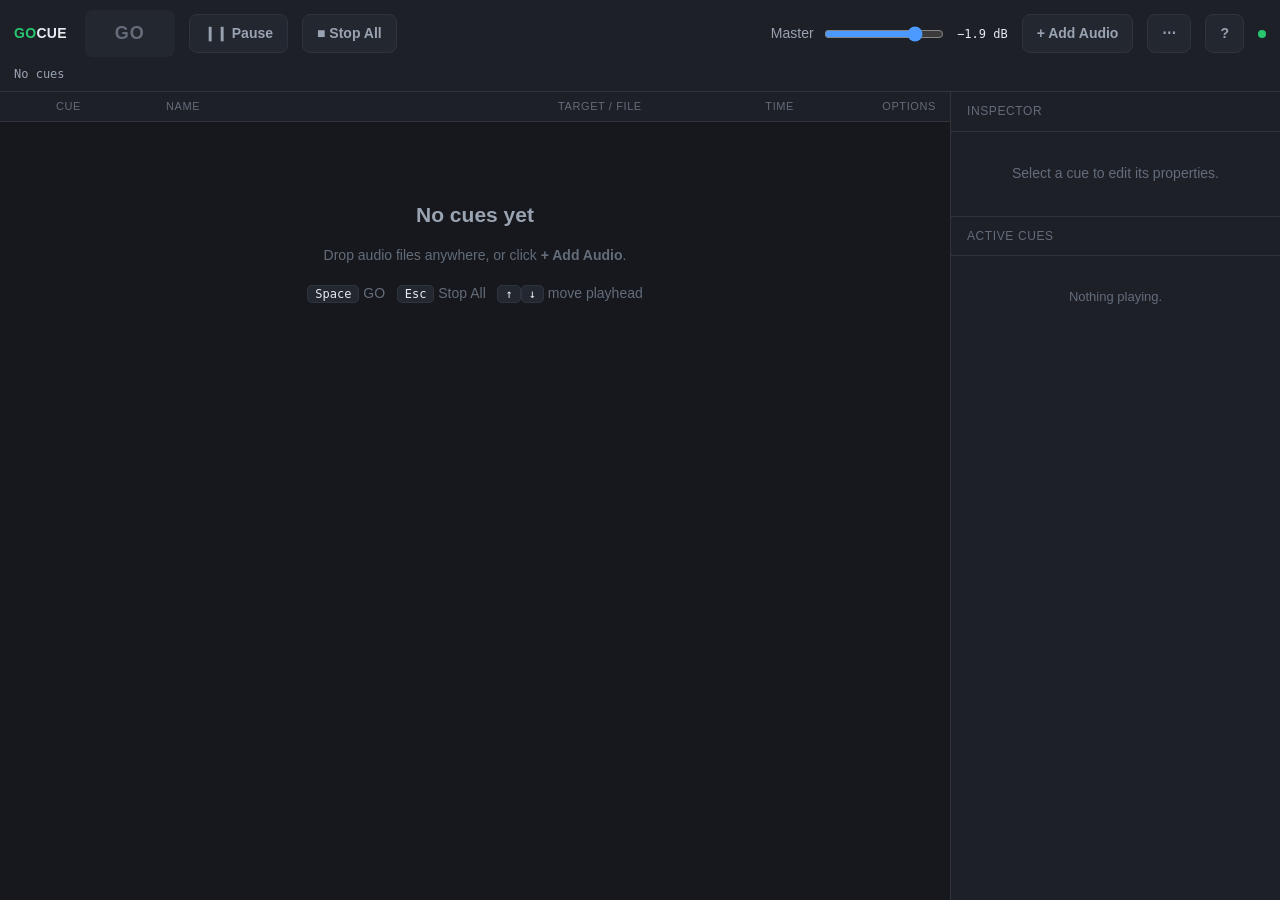
<file: index.html>
<!DOCTYPE html>
<html lang="en">
<head>
<meta charset="UTF-8">
<meta name="viewport" content="width=device-width, initial-scale=1.0, viewport-fit=cover">
<title>GoCue — Sound Cue Control</title>
<link rel="stylesheet" href="styles.css">
</head>
<body>
  <header>
    <div class="brand"><b>GO</b>CUE</div>
    <button id="go" class="go-btn">GO</button>
    <button id="pause" class="tbtn" title="Pause / resume all (P)">❙❙ Pause</button>
    <button id="stopAll" class="tbtn danger" title="Stop everything (Esc)">■ Stop All</button>
    <div class="status" id="status">No cues</div>
    <div class="spacer"></div>
    <div class="master">
      <span>Master</span>
      <input type="range" id="master" min="0" max="100" value="80">
      <span class="db" id="masterDb">−1.9 dB</span>
    </div>
    <button id="add" class="tbtn">+ Add Audio</button>
    <button id="panels" class="tbtn" title="Inspector & active cues">▤</button>
    <button id="menu" class="tbtn" title="More">⋯</button>
    <a id="about" class="tbtn" href="about.html" title="About GoCue — how it works">?</a>
    <div class="save-dot" id="saveDot" title="Workspace save state"></div>
  </header>

  <main>
    <div class="list-wrap">
      <div class="cols">
        <div></div><div>Cue</div><div></div><div>Name</div><div>Target / File</div>
        <div class="r">Time</div><div class="r">Options</div>
      </div>
      <div class="list" id="list"></div>
    </div>

    <aside>
      <div class="sheet-top"><span class="grab"></span><span>Cue &amp; Monitor</span><button id="sheetClose">Done</button></div>
      <div class="panel-h">Inspector</div>
      <div class="inspector" id="inspector"></div>
      <div class="panel-h">Active Cues <span id="monCount"></span></div>
      <div class="monitor" id="monitor"></div>
    </aside>
  </main>

  <div id="sheetBack"></div>
  <div class="mobilebar">
    <button class="mb-stop" id="mStop" title="Stop all">■</button>
    <button class="mb-go" id="mGo">GO</button>
    <button class="mb-pause" id="mPause" title="Pause / resume">❙❙</button>
  </div>

  <div class="drop-veil" id="dropVeil">Drop audio files to add cues</div>
  <input type="file" id="filePick" accept="audio/*" multiple hidden>

  <script type="module" src="src/app.js"></script>
</body>
</html>
</file>
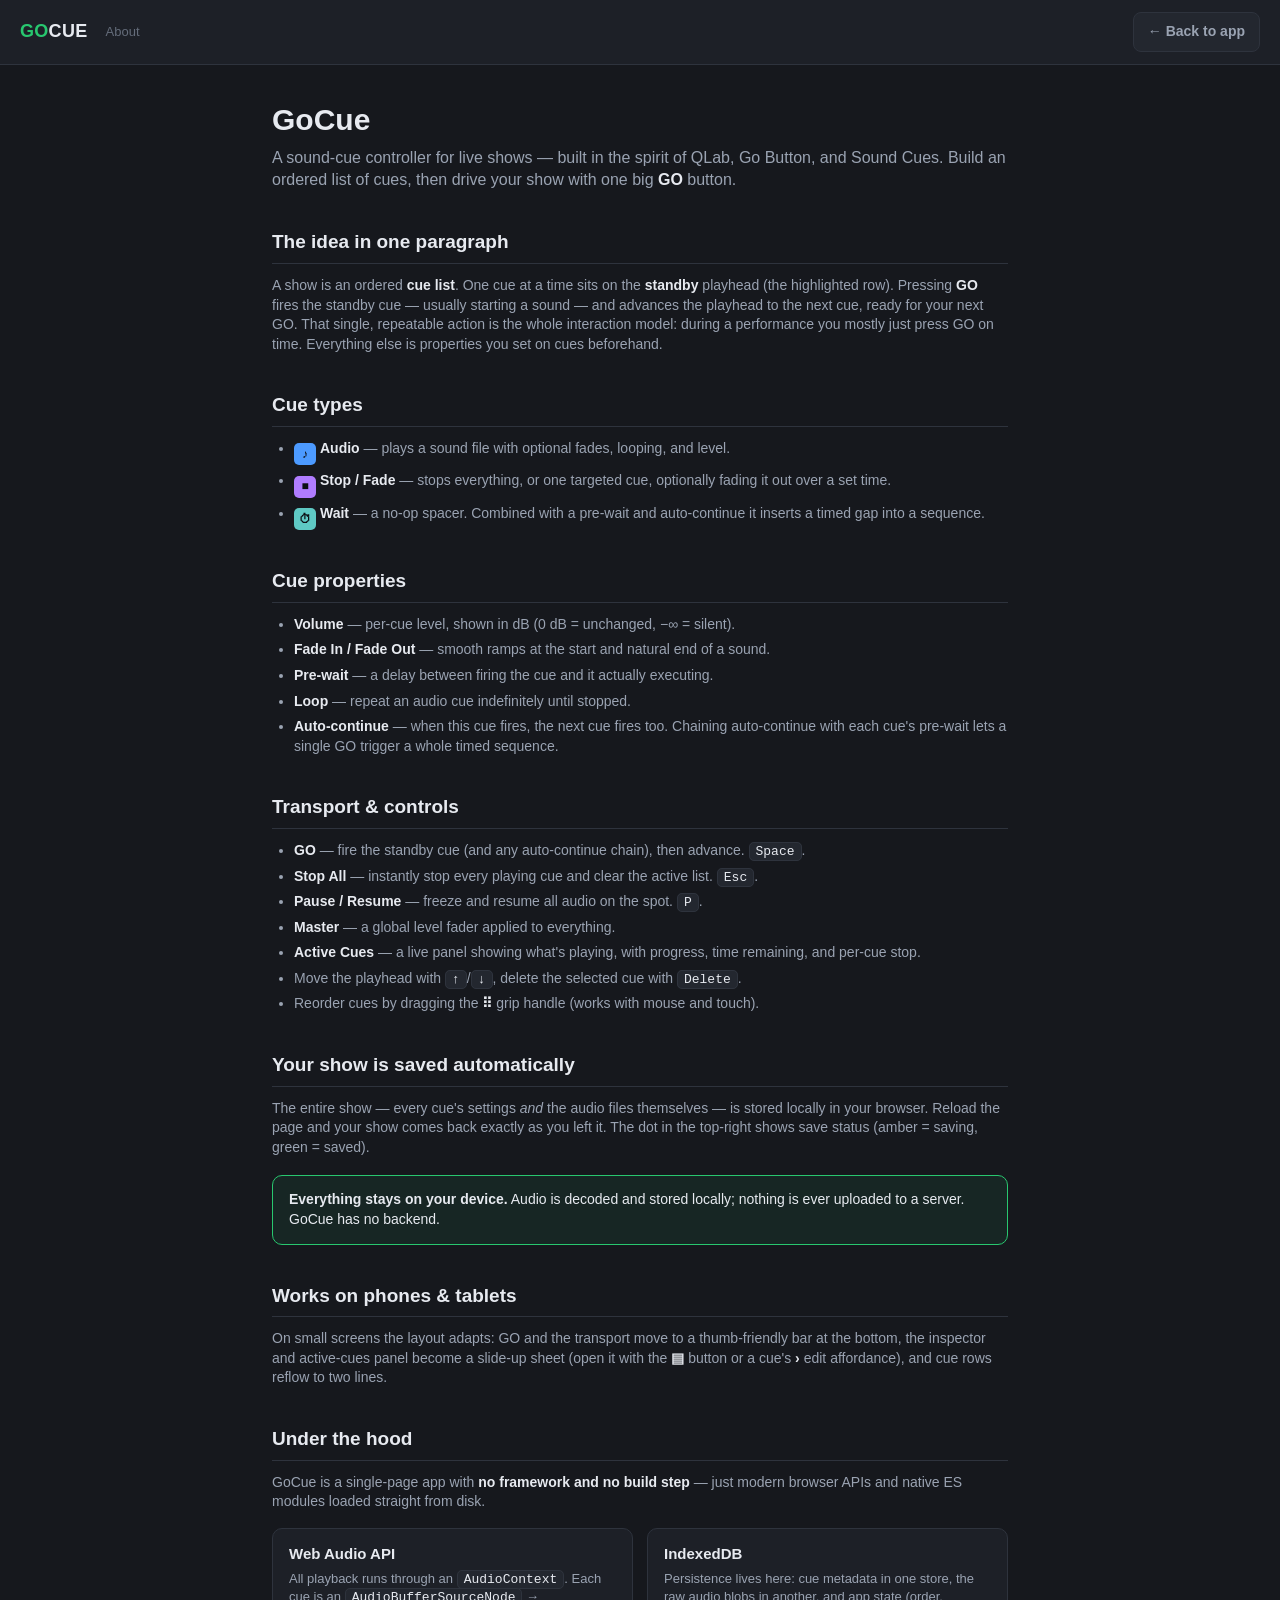
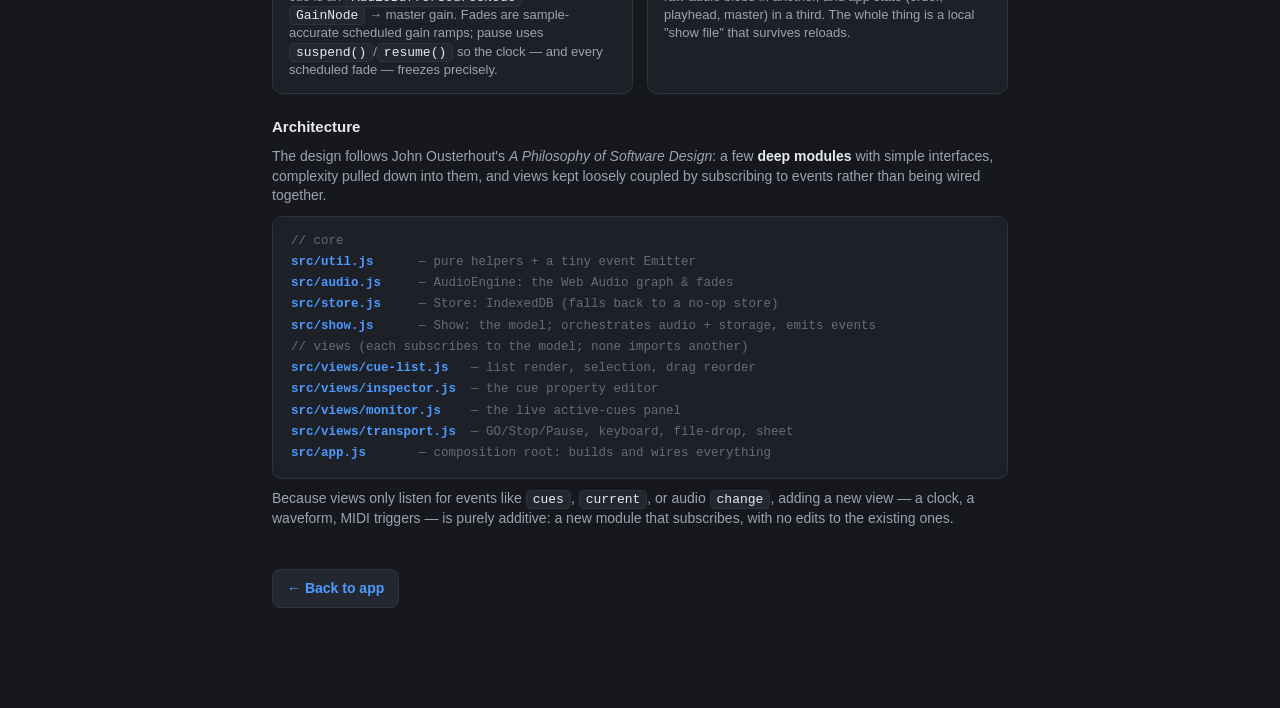
<file: about.html>
<!DOCTYPE html>
<html lang="en">
<head>
<meta charset="UTF-8">
<meta name="viewport" content="width=device-width, initial-scale=1.0, viewport-fit=cover">
<title>About — GoCue</title>
<link rel="stylesheet" href="styles.css">
<style>
  /* This page is a scrolling document, so undo the app shell's fixed layout. */
  body.doc { overflow:auto; display:block; height:auto; user-select:text; }

  .doc-bar { position:sticky; top:0; z-index:2; display:flex; align-items:center; gap:14px;
    padding:12px 20px; background:var(--panel); border-bottom:1px solid var(--line); }
  .doc-bar .brand { font-size:18px; }
  .doc-bar a.back { margin-left:auto; text-decoration:none; }

  .doc-wrap { max-width:780px; margin:0 auto; padding:34px 22px 90px; }
  .doc-wrap h1 { font-size:30px; margin:0 0 6px; }
  .doc-wrap .lede { color:var(--ink-dim); font-size:16px; margin:0 0 36px; }
  .doc-wrap h2 { font-size:19px; margin:38px 0 12px; padding-bottom:7px;
    border-bottom:1px solid var(--line); }
  .doc-wrap h3 { font-size:15px; margin:22px 0 6px; color:var(--ink); }
  .doc-wrap p, .doc-wrap li { color:var(--ink-dim); }
  .doc-wrap p { margin:10px 0; }
  .doc-wrap b, .doc-wrap strong { color:var(--ink); font-weight:600; }
  .doc-wrap ul { margin:10px 0; padding-left:22px; }
  .doc-wrap li { margin:6px 0; }
  .doc-wrap code, .doc-wrap kbd { font:13px var(--mono); background:var(--panel-2);
    border:1px solid var(--line); border-radius:5px; padding:1px 6px; color:var(--ink); }
  .doc-wrap a { color:var(--audio); }

  .pill { display:inline-grid; place-items:center; width:22px; height:22px; border-radius:5px;
    font-size:12px; font-weight:800; color:#0c0f14; vertical-align:-5px; margin-right:4px; }

  .tech { display:grid; grid-template-columns:repeat(auto-fit,minmax(220px,1fr)); gap:14px; margin:16px 0; }
  .tech .card { background:var(--panel); border:1px solid var(--line); border-radius:10px; padding:14px 16px; }
  .tech .card h3 { margin:0 0 6px; }
  .tech .card p { margin:0; font-size:13px; }

  .files { background:var(--panel); border:1px solid var(--line); border-radius:10px;
    padding:14px 18px; font:12.5px/1.7 var(--mono); color:var(--ink-dim);
    white-space:pre; overflow-x:auto; }
  .files b { color:var(--audio); }
  .files .c { color:var(--ink-faint); }

  .note { background:rgba(40,199,111,.08); border:1px solid var(--go); border-radius:10px;
    padding:14px 16px; margin:18px 0; }
  .note p { color:var(--ink); margin:0; }
</style>
</head>
<body class="doc">
  <div class="doc-bar">
    <div class="brand"><b style="color:var(--go)">GO</b>CUE</div>
    <span style="color:var(--ink-faint);font-size:13px">About</span>
    <a class="tbtn back" href="index.html">← Back to app</a>
  </div>

  <article class="doc-wrap">
    <h1>GoCue</h1>
    <p class="lede">A sound-cue controller for live shows — built in the spirit of QLab, Go Button,
      and Sound Cues. Build an ordered list of cues, then drive your show with one big <b>GO</b> button.</p>

    <h2>The idea in one paragraph</h2>
    <p>A show is an ordered <b>cue list</b>. One cue at a time sits on the <b>standby</b> playhead
      (the highlighted row). Pressing <b>GO</b> fires the standby cue — usually starting a sound —
      and advances the playhead to the next cue, ready for your next GO. That single, repeatable
      action is the whole interaction model: during a performance you mostly just press GO on time.
      Everything else is properties you set on cues beforehand.</p>

    <h2>Cue types</h2>
    <ul>
      <li><span class="pill type-audio">♪</span><b>Audio</b> — plays a sound file with optional fades, looping, and level.</li>
      <li><span class="pill type-stop">■</span><b>Stop / Fade</b> — stops everything, or one targeted cue, optionally fading it out over a set time.</li>
      <li><span class="pill type-wait">⏱</span><b>Wait</b> — a no-op spacer. Combined with a pre-wait and auto-continue it inserts a timed gap into a sequence.</li>
    </ul>

    <h2>Cue properties</h2>
    <ul>
      <li><b>Volume</b> — per-cue level, shown in dB (0 dB = unchanged, −∞ = silent).</li>
      <li><b>Fade In / Fade Out</b> — smooth ramps at the start and natural end of a sound.</li>
      <li><b>Pre-wait</b> — a delay between firing the cue and it actually executing.</li>
      <li><b>Loop</b> — repeat an audio cue indefinitely until stopped.</li>
      <li><b>Auto-continue</b> — when this cue fires, the next cue fires too. Chaining auto-continue
        with each cue's pre-wait lets a single GO trigger a whole timed sequence.</li>
    </ul>

    <h2>Transport &amp; controls</h2>
    <ul>
      <li><b>GO</b> — fire the standby cue (and any auto-continue chain), then advance. <kbd>Space</kbd>.</li>
      <li><b>Stop All</b> — instantly stop every playing cue and clear the active list. <kbd>Esc</kbd>.</li>
      <li><b>Pause / Resume</b> — freeze and resume all audio on the spot. <kbd>P</kbd>.</li>
      <li><b>Master</b> — a global level fader applied to everything.</li>
      <li><b>Active Cues</b> — a live panel showing what's playing, with progress, time remaining, and per-cue stop.</li>
      <li>Move the playhead with <kbd>↑</kbd>/<kbd>↓</kbd>, delete the selected cue with <kbd>Delete</kbd>.</li>
      <li>Reorder cues by dragging the <b>⠿</b> grip handle (works with mouse and touch).</li>
    </ul>

    <h2>Your show is saved automatically</h2>
    <p>The entire show — every cue's settings <em>and</em> the audio files themselves — is stored locally
      in your browser. Reload the page and your show comes back exactly as you left it. The dot in the
      top-right shows save status (amber = saving, green = saved).</p>
    <div class="note"><p><b>Everything stays on your device.</b> Audio is decoded and stored locally; nothing
      is ever uploaded to a server. GoCue has no backend.</p></div>

    <h2>Works on phones &amp; tablets</h2>
    <p>On small screens the layout adapts: GO and the transport move to a thumb-friendly bar at the
      bottom, the inspector and active-cues panel become a slide-up sheet (open it with the <b>▤</b>
      button or a cue's <b>›</b> edit affordance), and cue rows reflow to two lines.</p>

    <h2>Under the hood</h2>
    <p>GoCue is a single-page app with <b>no framework and no build step</b> — just modern browser APIs
      and native ES modules loaded straight from disk.</p>

    <div class="tech">
      <div class="card"><h3>Web Audio API</h3><p>All playback runs through an <code>AudioContext</code>.
        Each cue is an <code>AudioBufferSourceNode</code> → <code>GainNode</code> → master gain. Fades are
        sample-accurate scheduled gain ramps; pause uses <code>suspend()</code>/<code>resume()</code> so
        the clock — and every scheduled fade — freezes precisely.</p></div>
      <div class="card"><h3>IndexedDB</h3><p>Persistence lives here: cue metadata in one store, the raw
        audio blobs in another, and app state (order, playhead, master) in a third. The whole thing is a
        local "show file" that survives reloads.</p></div>
    </div>

    <h3>Architecture</h3>
    <p>The design follows John Ousterhout's <i>A Philosophy of Software Design</i>: a few <b>deep modules</b>
      with simple interfaces, complexity pulled down into them, and views kept loosely coupled by
      subscribing to events rather than being wired together.</p>
    <div class="files"><span class="c">// core</span>
<b>src/util.js</b>      <span class="c">— pure helpers + a tiny event Emitter</span>
<b>src/audio.js</b>     <span class="c">— AudioEngine: the Web Audio graph &amp; fades</span>
<b>src/store.js</b>     <span class="c">— Store: IndexedDB (falls back to a no-op store)</span>
<b>src/show.js</b>      <span class="c">— Show: the model; orchestrates audio + storage, emits events</span>
<span class="c">// views (each subscribes to the model; none imports another)</span>
<b>src/views/cue-list.js</b>   <span class="c">— list render, selection, drag reorder</span>
<b>src/views/inspector.js</b>  <span class="c">— the cue property editor</span>
<b>src/views/monitor.js</b>    <span class="c">— the live active-cues panel</span>
<b>src/views/transport.js</b>  <span class="c">— GO/Stop/Pause, keyboard, file-drop, sheet</span>
<b>src/app.js</b>       <span class="c">— composition root: builds and wires everything</span></div>
    <p>Because views only listen for events like <code>cues</code>, <code>current</code>, or audio
      <code>change</code>, adding a new view — a clock, a waveform, MIDI triggers — is purely additive:
      a new module that subscribes, with no edits to the existing ones.</p>

    <p style="margin-top:40px"><a class="tbtn back" href="index.html" style="text-decoration:none">← Back to app</a></p>
  </article>
</body>
</html>
</file>
<file: styles.css>
/* ---------- Theme ---------- */
:root {
  --bg:#16181d; --panel:#1d2027; --panel-2:#23272f; --line:#2e333d;
  --ink:#e7eaf0; --ink-dim:#9aa3b2; --ink-faint:#646c7a;
  --go:#28c76f; --go-press:#1fa65a; --stop:#ff4d4f; --warn:#ffb02e;
  --audio:#4c9aff; --fade:#b07cff; --wait:#5ec9c4; --sel:#2f6dff;
  --radius:8px; --mono:ui-monospace,SFMono-Regular,Menlo,monospace;
}
* { box-sizing:border-box; }
html,body { height:100%; margin:0; }
body {
  background:var(--bg); color:var(--ink); overflow:hidden;
  font:14px/1.4 -apple-system,BlinkMacSystemFont,"Segoe UI",Roboto,sans-serif;
  display:flex; flex-direction:column; user-select:none;
}
button { font:inherit; color:inherit; cursor:pointer; border:none; background:none; }
input,select { font:inherit; }

/* ---------- Toolbar ---------- */
header {
  display:flex; flex-wrap:wrap; align-items:center; gap:10px 14px; padding:10px 14px;
  background:var(--panel); border-bottom:1px solid var(--line); flex:none;
}
.brand { font-weight:700; letter-spacing:.3px; margin-right:4px; }
.brand b { color:var(--go); }
.go-btn {
  background:var(--go); color:#06210f; font-weight:800; font-size:18px;
  padding:11px 30px; border-radius:var(--radius); letter-spacing:1px;
  box-shadow:0 0 0 0 rgba(40,199,111,.5); transition:transform .04s, background .1s;
}
.go-btn:active { transform:translateY(1px); background:var(--go-press); }
.go-btn:disabled { background:var(--panel-2); color:var(--ink-faint); cursor:default; }
.tbtn {
  padding:9px 14px; border-radius:var(--radius); background:var(--panel-2);
  border:1px solid var(--line); color:var(--ink-dim); font-weight:600;
}
.tbtn:hover { color:var(--ink); border-color:#3c424d; }
a.tbtn { text-decoration:none; display:inline-flex; align-items:center; }
.tbtn.danger:hover { color:#fff; background:var(--stop); border-color:var(--stop); }
.tbtn.paused { color:var(--warn); border-color:var(--warn); }
.spacer { flex:1; }
.master { display:flex; align-items:center; gap:8px; color:var(--ink-dim); }
.master input[type=range] { width:120px; accent-color:var(--audio); }
.master .db { font:12px var(--mono); width:54px; text-align:right; color:var(--ink); }
/* Status sits on its own full-width row (ordered last) so a long cue description
   never squeezes the transport buttons — on desktop and mobile alike. */
.status { font:12px var(--mono); color:var(--ink-dim); order:9; flex:1 1 100%; min-width:0; }
.status b { color:var(--ink); }
.save-dot { width:8px; height:8px; border-radius:50%; background:var(--ink-faint); transition:background .3s; }
.save-dot.dirty { background:var(--warn); }
.save-dot.saved { background:var(--go); }

/* ---------- Main layout ---------- */
main { flex:1; display:flex; min-height:0; }
.list-wrap { flex:1; display:flex; flex-direction:column; min-width:0; }

/* Column header */
.cols, .row {
  display:grid; align-items:center;
  grid-template-columns: 14px 60px 30px 1fr 150px 76px 132px;
  gap:10px; padding:0 14px 0 32px;   /* left gutter holds the drag grip */
}
.cols { height:30px; flex:none; color:var(--ink-faint); font-size:11px;
  text-transform:uppercase; letter-spacing:.6px; border-bottom:1px solid var(--line);
  background:var(--panel); }
.cols .r { text-align:right; }

.list { flex:1; overflow-y:auto; padding-bottom:40px; }
.row {
  height:46px; border-bottom:1px solid var(--line); position:relative; cursor:pointer;
}
.row:hover { background:rgba(255,255,255,.025); }
.row.current { background:rgba(47,109,255,.16); box-shadow:inset 3px 0 0 var(--sel); }
.row.dragover-top::before, .row.dragover-bot::after {
  content:""; position:absolute; left:0; right:0; height:2px; background:var(--sel); }
.row.dragover-top::before { top:-1px; } .row.dragover-bot::after { bottom:-1px; }
.row.dragging { z-index:5; opacity:.92; background:var(--panel-2); border-radius:6px;
  box-shadow:0 8px 22px rgba(0,0,0,.55); cursor:grabbing; }
.row-grip { position:absolute; left:3px; top:50%; transform:translateY(-50%);
  width:26px; height:40px; display:grid; place-items:center; color:var(--ink-faint);
  font-size:15px; cursor:grab; touch-action:none; }
.row-grip:hover { color:var(--ink); }
.row-grip:active { cursor:grabbing; }

.dot { width:9px; height:9px; border-radius:50%; background:transparent; justify-self:center; }
.row.playing .dot { background:var(--go); box-shadow:0 0 8px var(--go); animation:pulse 1.4s infinite; }
@keyframes pulse { 50%{opacity:.45;} }
.qnum { font:13px var(--mono); color:var(--ink-dim); }
.type-ic { width:22px; height:22px; border-radius:5px; display:grid; place-items:center;
  font-size:12px; font-weight:800; color:#0c0f14; }
.type-audio{background:var(--audio);} .type-stop{background:var(--fade);} .type-wait{background:var(--wait);}
.qname { overflow:hidden; }
.qname .nm { display:block; overflow:hidden; text-overflow:ellipsis; white-space:nowrap; }
.qname .sub { display:none; color:var(--ink-faint); font-size:12px; overflow:hidden; text-overflow:ellipsis; white-space:nowrap; }
.row-edit { display:none; position:absolute; right:8px; top:50%; transform:translateY(-50%);
  width:38px; height:38px; border-radius:8px; color:var(--ink-faint); font-size:24px; line-height:1;
  place-items:center; touch-action:manipulation; }
.qinfo { color:var(--ink-dim); font-size:12px; overflow:hidden; text-overflow:ellipsis; white-space:nowrap; }
.qdur { font:12px var(--mono); color:var(--ink-dim); text-align:right; }
.flags { display:flex; gap:5px; justify-content:flex-end; flex-wrap:wrap; }
.flag { font:10px var(--mono); padding:2px 5px; border-radius:4px; background:var(--panel-2);
  color:var(--ink-dim); border:1px solid var(--line); }
.flag.on { color:var(--ink); }

.empty { padding:60px 20px; text-align:center; color:var(--ink-faint); }
.empty h2 { color:var(--ink-dim); font-weight:600; }
.empty kbd { background:var(--panel-2); border:1px solid var(--line); border-radius:5px;
  padding:1px 7px; font:12px var(--mono); color:var(--ink); }

/* ---------- Sidebar ---------- */
aside { width:330px; flex:none; background:var(--panel); border-left:1px solid var(--line);
  display:flex; flex-direction:column; min-height:0; }
.panel-h { padding:11px 16px; font-size:12px; text-transform:uppercase; letter-spacing:.6px;
  color:var(--ink-faint); border-bottom:1px solid var(--line); display:flex; justify-content:space-between; }
.inspector { padding:14px 16px; overflow-y:auto; border-bottom:1px solid var(--line); }
.insp-empty { color:var(--ink-faint); padding:18px 4px; text-align:center; }
.field { margin-bottom:13px; }
.field label { display:block; font-size:11px; color:var(--ink-faint); text-transform:uppercase;
  letter-spacing:.5px; margin-bottom:5px; }
.field input[type=text], .field input[type=number], .field select {
  width:100%; padding:7px 9px; background:var(--bg); color:var(--ink);
  border:1px solid var(--line); border-radius:6px; }
.field input:focus, .field select:focus { outline:none; border-color:var(--sel); }
.grid2 { display:grid; grid-template-columns:1fr 1fr; gap:10px; }
.row-flex { display:flex; align-items:center; gap:8px; }
.vol-row label { margin:0; }
.vol-row input[type=range] { flex:1; accent-color:var(--audio); }
.vol-db { font:12px var(--mono); width:52px; text-align:right; color:var(--ink); }
.chk { display:flex; align-items:center; gap:8px; cursor:pointer; padding:4px 0; }
.chk input { width:16px; height:16px; accent-color:var(--go); }
.insp-actions { display:flex; gap:8px; flex-wrap:wrap; margin-top:6px; }
.insp-actions button { flex:1; min-width:64px; padding:7px; border-radius:6px;
  background:var(--panel-2); border:1px solid var(--line); color:var(--ink-dim); font-weight:600; font-size:12px; }
.insp-actions button:hover { color:var(--ink); }
.insp-actions button.del:hover { background:var(--stop); color:#fff; border-color:var(--stop); }

/* Active monitor */
.monitor { flex:1; overflow-y:auto; padding:8px 12px; }
.mon-empty { color:var(--ink-faint); text-align:center; padding:24px 4px; font-size:13px; }
.mon-item { background:var(--panel-2); border:1px solid var(--line); border-radius:7px;
  padding:9px 11px; margin-bottom:8px; }
.mon-top { display:flex; justify-content:space-between; align-items:center; gap:8px; }
.mon-name { font-size:13px; overflow:hidden; text-overflow:ellipsis; white-space:nowrap; }
.mon-name .q { font:12px var(--mono); color:var(--ink-faint); margin-right:6px; }
.mon-stop { color:var(--ink-faint); font-weight:700; padding:0 6px; font-size:16px; line-height:1; }
.mon-stop:hover { color:var(--stop); }
.mon-bar { height:6px; background:var(--bg); border-radius:3px; margin:8px 0 5px; overflow:hidden; }
.mon-fill { height:100%; width:0; background:var(--go); border-radius:3px; }
.mon-fill.fading { background:var(--warn); }
.mon-time { display:flex; justify-content:space-between; font:11px var(--mono); color:var(--ink-dim); }
.mon-loop { color:var(--wait); }

/* drop overlay */
.drop-veil { position:fixed; inset:0; background:rgba(47,109,255,.12);
  border:3px dashed var(--sel); display:none; place-items:center; z-index:50;
  font-size:20px; color:var(--ink); font-weight:700; pointer-events:none; }
.drop-veil.show { display:grid; }
::-webkit-scrollbar { width:10px; } ::-webkit-scrollbar-thumb { background:#333a45; border-radius:5px; }

/* mobile-only chrome, hidden on desktop */
.mobilebar, .sheet-top, #panels, #sheetBack { display:none; }

/* ---------- Mobile layout ---------- */
@media (max-width: 760px) {
  body { -webkit-text-size-adjust:100%; }
  /* Header collapses; GO/Pause/Stop move to the thumb bar at the bottom */
  header { flex-wrap:wrap; gap:8px; padding:8px 10px; }
  header #go, header #pause, header #stopAll { display:none; }
  .brand { font-size:16px; }
  .spacer { display:none; }   /* desktop-only; on mobile it pushes buttons off-screen */
  .status { order:2; flex:1 1 100%; min-width:0; font-size:11px; }   /* own full-width row */
  .master { order:3; flex:1 1 100%; min-width:0; }
  .master input[type=range] { flex:1; width:auto; min-width:0; }
  #panels, #add, #menu { display:inline-block; touch-action:manipulation; }
  #panels { font-weight:700; }

  .cols { display:none; }
  .list { padding-bottom:120px; }
  .row { grid-template-columns:14px auto 28px 1fr; gap:9px;
    height:auto; min-height:62px; padding:8px 46px 8px 34px; }
  .row-grip { height:100%; width:30px; font-size:17px; }
  .qinfo, .qdur, .flags { display:none; }
  .qname .sub { display:block; }
  .row-edit { display:grid; }
  .row.current { box-shadow:inset 4px 0 0 var(--sel); }

  /* Inspector + monitor become a bottom sheet */
  main { display:block; height:100%; }
  .list-wrap { height:100%; }
  aside {
    position:fixed; left:0; right:0; bottom:0; top:auto; width:auto;
    height:85vh; max-height:85vh; border-left:none; border-top:1px solid var(--line);
    border-radius:16px 16px 0 0; transform:translateY(102%);
    transition:transform .25s ease; z-index:60; box-shadow:0 -12px 40px rgba(0,0,0,.55);
    padding-bottom:env(safe-area-inset-bottom); }
  aside.open { transform:translateY(0); }
  .sheet-top { display:flex; justify-content:space-between; align-items:center;
    padding:12px 16px; border-bottom:1px solid var(--line); }
  .sheet-top .grab { position:absolute; top:7px; left:50%; transform:translateX(-50%);
    width:40px; height:4px; border-radius:2px; background:var(--line); }
  .sheet-top span { font-weight:700; }
  #sheetClose { padding:8px 16px; border-radius:8px; background:var(--sel); color:#fff; font-weight:700; }
  .inspector { flex:1; }
  .field input[type=text], .field input[type=number], .field select { padding:11px 10px; font-size:16px; }
  .insp-actions button { padding:11px; }

  #sheetBack { display:none; position:fixed; inset:0; background:rgba(0,0,0,.5); z-index:55; }
  #sheetBack.show { display:block; }

  /* Bottom thumb bar */
  .mobilebar { display:flex; gap:10px; position:fixed; left:0; right:0; bottom:0; z-index:45;
    padding:10px 12px calc(10px + env(safe-area-inset-bottom));
    background:var(--panel); border-top:1px solid var(--line); }
  .mobilebar button { touch-action:manipulation; border-radius:11px; }
  .mb-go { flex:1; background:var(--go); color:#06210f; font-weight:800; font-size:20px;
    letter-spacing:1px; padding:18px; }
  .mb-go:active { background:var(--go-press); }
  .mb-go:disabled { background:var(--panel-2); color:var(--ink-faint); }
  .mb-stop, .mb-pause { width:66px; background:var(--panel-2); border:1px solid var(--line);
    color:var(--ink); font-size:18px; font-weight:700; }
  .mb-stop { color:var(--stop); }
  .mb-pause.paused { color:var(--warn); }
}
</file>
